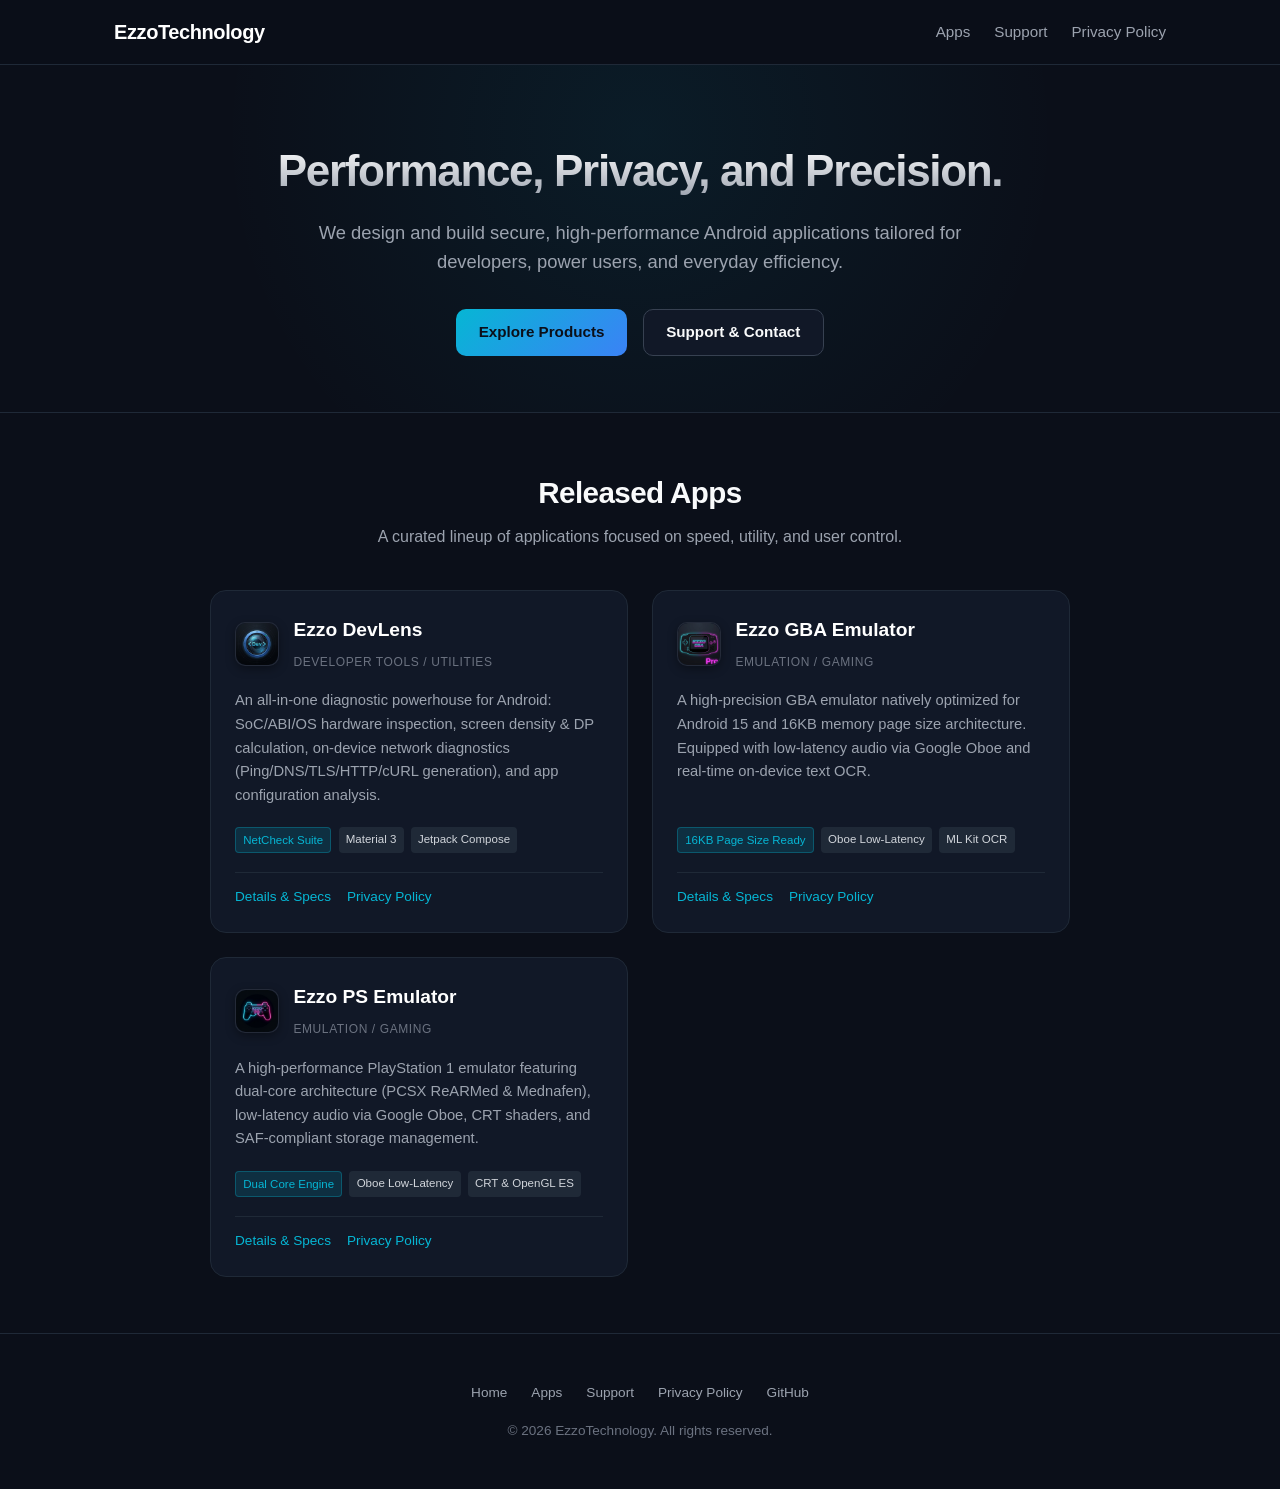
<file: index.html>
<!DOCTYPE html>
<html lang="en">
<head>
  <meta charset="UTF-8">
  <meta name="viewport" content="width=device-width, initial-scale=1.0">
  <title>EzzoTechnology | Official Developer Site</title>
  <meta name="description" content="Official website of EzzoTechnology. High-performance, privacy-conscious Android utilities and applications.">
  <link rel="stylesheet" href="./assets/css/style.css?v=20261028c">
  <link rel="canonical" href="https://ezzotech505-arch.github.io/">
</head>
<body>

  <header>
    <div class="container nav-bar">
      <a href="./" class="brand-logo">EzzoTechnology</a>
      <ul class="nav-links">
        <li><a href="#apps">Apps</a></li>
        <li><a href="./support/">Support</a></li>
        <li><a href="./privacy/">Privacy Policy</a></li>
      </ul>
    </div>
  </header>

  <main>
    <section class="hero">
      <div class="container">
        <h1>Performance, Privacy, and Precision.</h1>
        <p>
          We design and build secure, high-performance Android applications tailored for developers, power users, and everyday efficiency.
        </p>
        <div class="hero-cta">
          <a href="#apps" class="btn btn-primary">Explore Products</a>
          <a href="./support/" class="btn btn-secondary">Support &amp; Contact</a>
        </div>
      </div>
    </section>

    <section id="apps" class="section">
      <div class="container">
        <div class="section-header">
          <h2 class="section-title">Released Apps</h2>
          <p class="section-subtitle">A curated lineup of applications focused on speed, utility, and user control.</p>
        </div>

        <div class="apps-grid">
          <!-- Ezzo DevLens -->
          <article class="app-card">
            <div class="app-card-header">
              <div class="app-icon" style="width: 44px; height: 44px; min-width: 44px; min-height: 44px; max-width: 44px; max-height: 44px; border-radius: 10px; overflow: hidden;">
                <img src="./assets/images/ezzo-devlens-icon.png" alt="Ezzo DevLens Icon" width="44" height="44" style="width: 44px; height: 44px; object-fit: cover; display: block; border-radius: 10px;">
              </div>
              <div>
                <h3 class="app-card-title">Ezzo DevLens</h3>
                <span class="app-card-category">Developer Tools / Utilities</span>
              </div>
            </div>
            <div class="app-card-body">
              An all-in-one diagnostic powerhouse for Android: SoC/ABI/OS hardware inspection, screen density &amp; DP calculation, on-device network diagnostics (Ping/DNS/TLS/HTTP/cURL generation), and app configuration analysis.
            </div>
            <div class="app-tags">
              <span class="tag tag-accent">NetCheck Suite</span>
              <span class="tag">Material 3</span>
              <span class="tag">Jetpack Compose</span>
            </div>
            <div class="app-card-links">
              <a href="./apps/ezzo-devlens/">Details &amp; Specs</a>
              <a href="./apps/ezzo-devlens/privacy/">Privacy Policy</a>
            </div>
          </article>

          <!-- Ezzo GBA Emulator -->
          <article class="app-card">
            <div class="app-card-header">
              <div class="app-icon" style="width: 44px; height: 44px; min-width: 44px; min-height: 44px; max-width: 44px; max-height: 44px; border-radius: 10px; overflow: hidden;">
                <img src="./assets/images/ezzo-gba-icon.png" alt="Ezzo GBA Emulator Icon" width="44" height="44" style="width: 44px; height: 44px; object-fit: cover; display: block; border-radius: 10px;">
              </div>
              <div>
                <h3 class="app-card-title">Ezzo GBA Emulator</h3>
                <span class="app-card-category">Emulation / Gaming</span>
              </div>
            </div>
            <div class="app-card-body">
              A high-precision GBA emulator natively optimized for Android 15 and 16KB memory page size architecture. Equipped with low-latency audio via Google Oboe and real-time on-device text OCR.
            </div>
            <div class="app-tags">
              <span class="tag tag-accent">16KB Page Size Ready</span>
              <span class="tag">Oboe Low-Latency</span>
              <span class="tag">ML Kit OCR</span>
            </div>
            <div class="app-card-links">
              <a href="./apps/ezzo-gba/">Details &amp; Specs</a>
              <a href="./apps/ezzo-gba/privacy/">Privacy Policy</a>
            </div>
          </article>

          <!-- Ezzo PS Emulator -->
          <article class="app-card">
            <div class="app-card-header">
              <div class="app-icon" style="width: 44px; height: 44px; min-width: 44px; min-height: 44px; max-width: 44px; max-height: 44px; border-radius: 10px; overflow: hidden;">
                <img src="./assets/images/ezzo-ps-icon.png" alt="Ezzo PS Emulator Icon" width="44" height="44" style="width: 44px; height: 44px; object-fit: cover; display: block; border-radius: 10px;">
              </div>
              <div>
                <h3 class="app-card-title">Ezzo PS Emulator</h3>
                <span class="app-card-category">Emulation / Gaming</span>
              </div>
            </div>
            <div class="app-card-body">
              A high-performance PlayStation 1 emulator featuring dual-core architecture (PCSX ReARMed &amp; Mednafen), low-latency audio via Google Oboe, CRT shaders, and SAF-compliant storage management.
            </div>
            <div class="app-tags">
              <span class="tag tag-accent">Dual Core Engine</span>
              <span class="tag">Oboe Low-Latency</span>
              <span class="tag">CRT &amp; OpenGL ES</span>
            </div>
            <div class="app-card-links">
              <a href="./apps/ezzo-ps/">Details &amp; Specs</a>
              <a href="./apps/ezzo-ps/privacy/">Privacy Policy</a>
            </div>
          </article>
        </div>
      </div>
    </section>
  </main>

  <footer>
    <div class="container">
      <ul class="footer-links">
        <li><a href="./">Home</a></li>
        <li><a href="#apps">Apps</a></li>
        <li><a href="./support/">Support</a></li>
        <li><a href="./privacy/">Privacy Policy</a></li>
        <li><a href="https://github.com/ezzotech505-arch" target="_blank" rel="noopener">GitHub</a></li>
      </ul>
      <p>&copy; 2026 EzzoTechnology. All rights reserved.</p>
    </div>
  </footer>

</body>
</html>
</file>
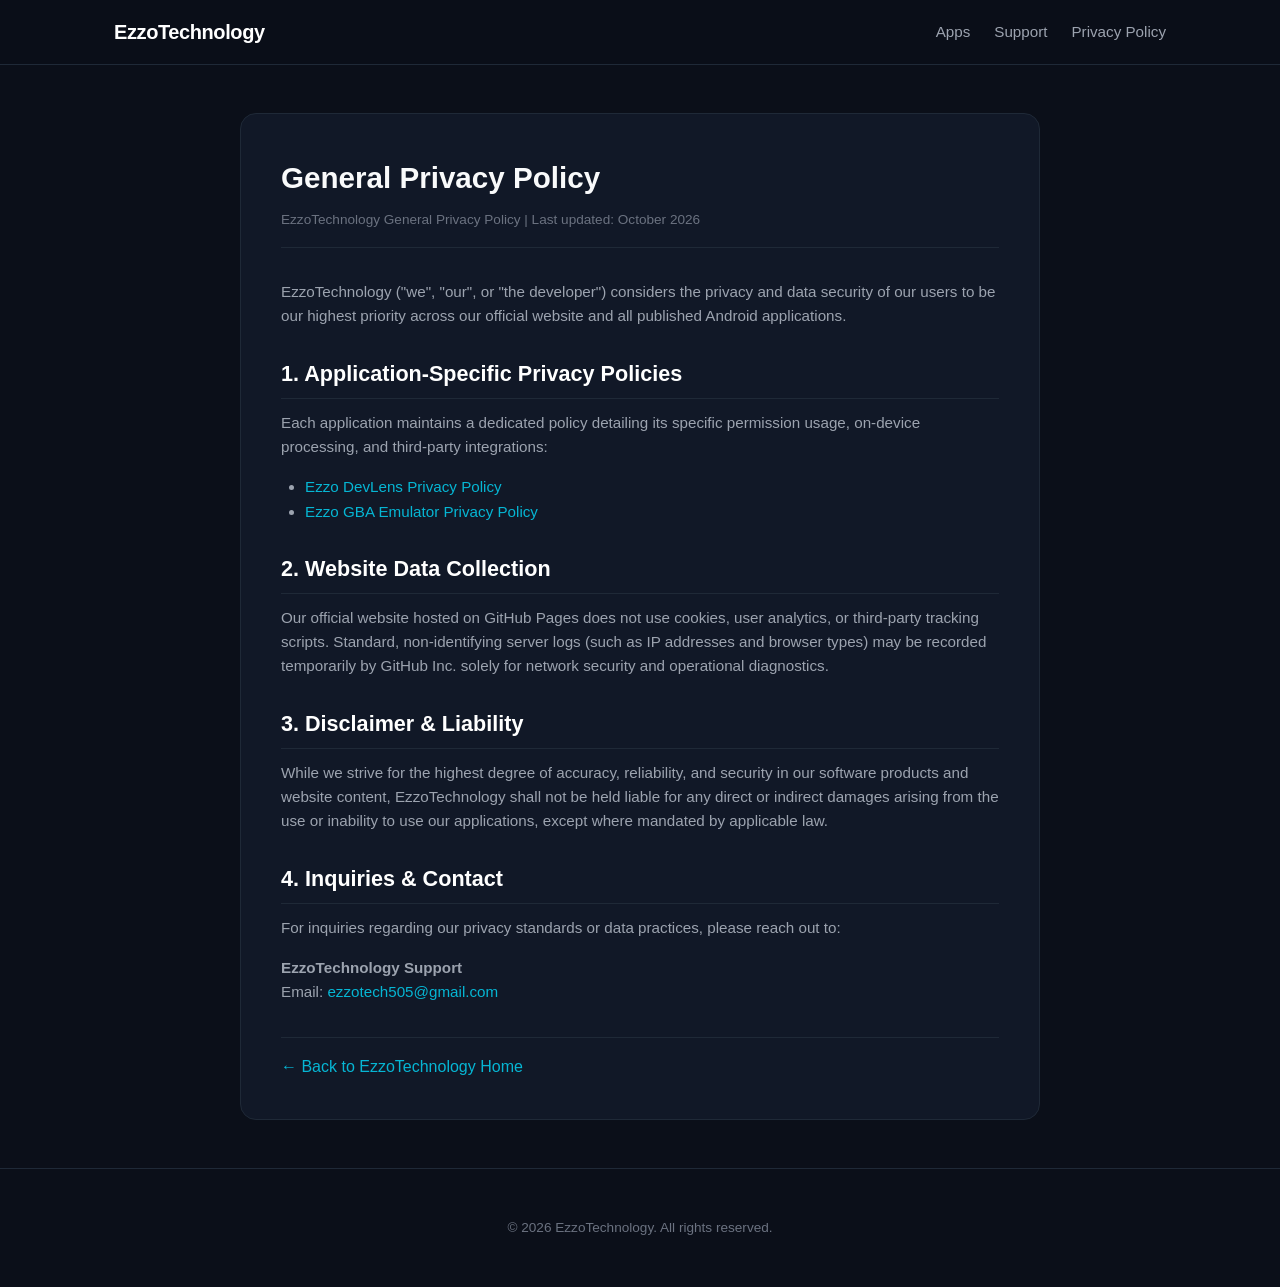
<file: privacy/index.html>
<!DOCTYPE html>
<html lang="en">
<head>
  <meta charset="UTF-8">
  <meta name="viewport" content="width=device-width, initial-scale=1.0">
  <title>Privacy Policy | EzzoTechnology</title>
  <link rel="stylesheet" href="../assets/css/style.css?v=20261028c">
  <link rel="canonical" href="https://ezzotech505-arch.github.io/privacy/">
</head>
<body>

  <header>
    <div class="container nav-bar">
      <a href="../" class="brand-logo">EzzoTechnology</a>
      <ul class="nav-links">
        <li><a href="../#apps">Apps</a></li>
        <li><a href="../support/">Support</a></li>
        <li><a href="../privacy/">Privacy Policy</a></li>
      </ul>
    </div>
  </header>

  <main class="container">
    <div class="doc-content">
      <h1>General Privacy Policy</h1>
      <div class="doc-meta">
        <span>EzzoTechnology General Privacy Policy</span> | 
        <span>Last updated: October 2026</span>
      </div>

      <p>
        EzzoTechnology ("we", "our", or "the developer") considers the privacy and data security of our users to be our highest priority across our official website and all published Android applications.
      </p>

      <h2>1. Application-Specific Privacy Policies</h2>
      <p>
        Each application maintains a dedicated policy detailing its specific permission usage, on-device processing, and third-party integrations:
      </p>
      <ul>
        <li><a href="../apps/ezzo-devlens/privacy/">Ezzo DevLens Privacy Policy</a></li>
        <li><a href="../apps/ezzo-gba/privacy/">Ezzo GBA Emulator Privacy Policy</a></li>
      </ul>

      <h2>2. Website Data Collection</h2>
      <p>
        Our official website hosted on GitHub Pages does not use cookies, user analytics, or third-party tracking scripts. Standard, non-identifying server logs (such as IP addresses and browser types) may be recorded temporarily by GitHub Inc. solely for network security and operational diagnostics.
      </p>

      <h2>3. Disclaimer &amp; Liability</h2>
      <p>
        While we strive for the highest degree of accuracy, reliability, and security in our software products and website content, EzzoTechnology shall not be held liable for any direct or indirect damages arising from the use or inability to use our applications, except where mandated by applicable law.
      </p>

      <h2>4. Inquiries &amp; Contact</h2>
      <p>
        For inquiries regarding our privacy standards or data practices, please reach out to:
      </p>
      <p>
        <strong>EzzoTechnology Support</strong><br>
        Email: <a href="mailto:ezzotech505@gmail.com">ezzotech505@gmail.com</a>
      </p>

      <div style="margin-top: 2rem; border-top: 1px solid var(--border-color); padding-top: 1rem;">
        <a href="../">&larr; Back to EzzoTechnology Home</a>
      </div>
    </div>
  </main>

  <footer>
    <div class="container">
      <p>&copy; 2026 EzzoTechnology. All rights reserved.</p>
    </div>
  </footer>

</body>
</html>
</file>
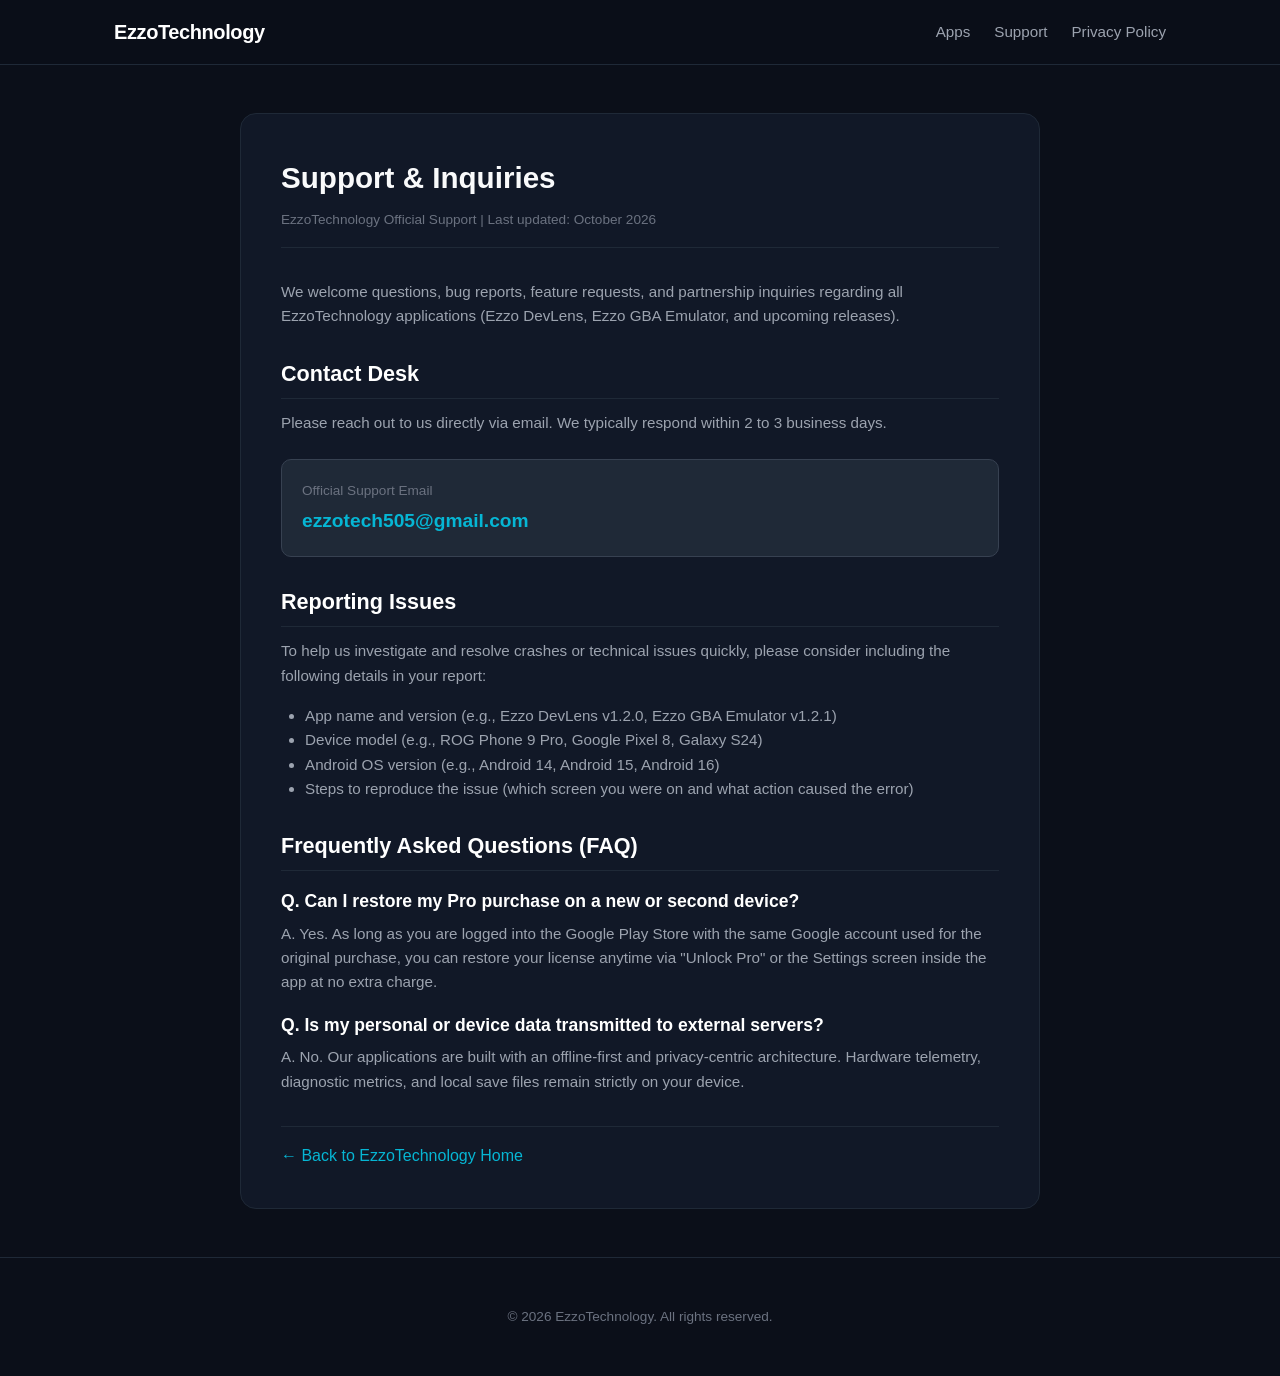
<file: support/index.html>
<!DOCTYPE html>
<html lang="en">
<head>
  <meta charset="UTF-8">
  <meta name="viewport" content="width=device-width, initial-scale=1.0">
  <title>Support &amp; Contact | EzzoTechnology</title>
  <link rel="stylesheet" href="../assets/css/style.css?v=20261028c">
  <link rel="canonical" href="https://ezzotech505-arch.github.io/support/">
</head>
<body>

  <header>
    <div class="container nav-bar">
      <a href="../" class="brand-logo">EzzoTechnology</a>
      <ul class="nav-links">
        <li><a href="../#apps">Apps</a></li>
        <li><a href="../support/">Support</a></li>
        <li><a href="../privacy/">Privacy Policy</a></li>
      </ul>
    </div>
  </header>

  <main class="container">
    <div class="doc-content">
      <h1>Support &amp; Inquiries</h1>
      <div class="doc-meta">
        <span>EzzoTechnology Official Support</span> | 
        <span>Last updated: October 2026</span>
      </div>

      <p>
        We welcome questions, bug reports, feature requests, and partnership inquiries regarding all EzzoTechnology applications (Ezzo DevLens, Ezzo GBA Emulator, and upcoming releases).
      </p>

      <h2>Contact Desk</h2>
      <p>
        Please reach out to us directly via email. We typically respond within 2 to 3 business days.
      </p>
      <div style="background: var(--bg-card-hover); padding: 1.25rem; border-radius: var(--radius-md); border: 1px solid var(--border-light); margin: 1.5rem 0;">
        <span style="font-size: 0.85rem; color: var(--text-muted); display: block; margin-bottom: 0.25rem;">Official Support Email</span>
        <a href="mailto:ezzotech505@gmail.com" style="font-size: 1.2rem; font-weight: 700; color: var(--accent-cyan);">ezzotech505@gmail.com</a>
      </div>

      <h2>Reporting Issues</h2>
      <p>
        To help us investigate and resolve crashes or technical issues quickly, please consider including the following details in your report:
      </p>
      <ul>
        <li>App name and version (e.g., Ezzo DevLens v1.2.0, Ezzo GBA Emulator v1.2.1)</li>
        <li>Device model (e.g., ROG Phone 9 Pro, Google Pixel 8, Galaxy S24)</li>
        <li>Android OS version (e.g., Android 14, Android 15, Android 16)</li>
        <li>Steps to reproduce the issue (which screen you were on and what action caused the error)</li>
      </ul>

      <h2>Frequently Asked Questions (FAQ)</h2>
      <div style="margin-top: 1rem;">
        <h3 style="font-size: 1.1rem; color: #fff; margin-bottom: 0.4rem;">Q. Can I restore my Pro purchase on a new or second device?</h3>
        <p>A. Yes. As long as you are logged into the Google Play Store with the same Google account used for the original purchase, you can restore your license anytime via "Unlock Pro" or the Settings screen inside the app at no extra charge.</p>

        <h3 style="font-size: 1.1rem; color: #fff; margin-bottom: 0.4rem; margin-top: 1rem;">Q. Is my personal or device data transmitted to external servers?</h3>
        <p>A. No. Our applications are built with an offline-first and privacy-centric architecture. Hardware telemetry, diagnostic metrics, and local save files remain strictly on your device.</p>
      </div>

      <div style="margin-top: 2rem; border-top: 1px solid var(--border-color); padding-top: 1rem;">
        <a href="../">&larr; Back to EzzoTechnology Home</a>
      </div>
    </div>
  </main>

  <footer>
    <div class="container">
      <p>&copy; 2026 EzzoTechnology. All rights reserved.</p>
    </div>
  </footer>

</body>
</html>
</file>
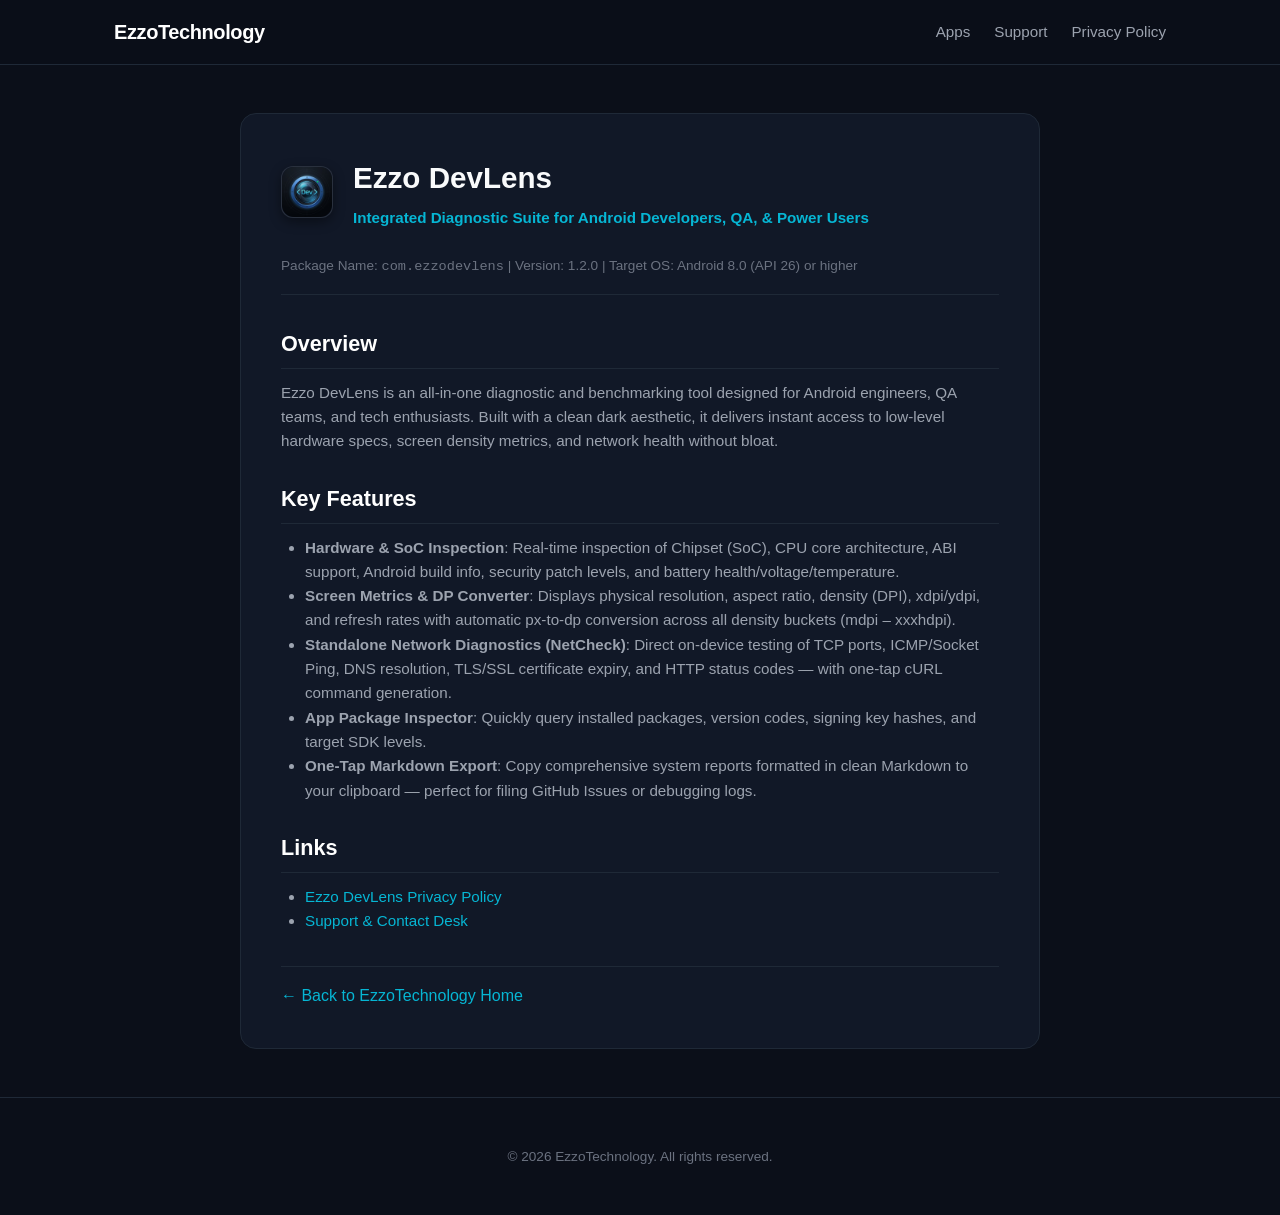
<file: apps/ezzo-devlens/index.html>
<!DOCTYPE html>
<html lang="en">
<head>
  <meta charset="UTF-8">
  <meta name="viewport" content="width=device-width, initial-scale=1.0">
  <title>Ezzo DevLens - Professional Android Diagnostics &amp; Tools | EzzoTechnology</title>
  <link rel="stylesheet" href="../../assets/css/style.css?v=20261028c">
  <link rel="canonical" href="https://ezzotech505-arch.github.io/apps/ezzo-devlens/">
</head>
<body>

  <header>
    <div class="container nav-bar">
      <a href="../../" class="brand-logo">EzzoTechnology</a>
      <ul class="nav-links">
        <li><a href="../../#apps">Apps</a></li>
        <li><a href="../../support/">Support</a></li>
        <li><a href="./privacy/">Privacy Policy</a></li>
      </ul>
    </div>
  </header>

  <main class="container">
    <div class="doc-content">
      <div style="display: flex; align-items: center; gap: 1.25rem; margin-bottom: 1.5rem;">
        <div class="app-detail-icon" style="width: 52px; height: 52px; min-width: 52px; min-height: 52px; max-width: 52px; max-height: 52px; border-radius: 12px; overflow: hidden;">
          <img src="../../assets/images/ezzo-devlens-icon.png" alt="Ezzo DevLens Icon" width="52" height="52" style="width: 52px; height: 52px; object-fit: cover; display: block; border-radius: 12px;">
        </div>
        <div>
          <h1 style="margin-bottom: 0.25rem;">Ezzo DevLens</h1>
          <span style="color: var(--accent-cyan); font-weight: 600; font-size: 0.95rem;">Integrated Diagnostic Suite for Android Developers, QA, &amp; Power Users</span>
        </div>
      </div>

      <div class="doc-meta">
        <span>Package Name: <code>com.ezzodevlens</code></span> | 
        <span>Version: 1.2.0</span> | 
        <span>Target OS: Android 8.0 (API 26) or higher</span>
      </div>

      <h2>Overview</h2>
      <p>
        Ezzo DevLens is an all-in-one diagnostic and benchmarking tool designed for Android engineers, QA teams, and tech enthusiasts.
        Built with a clean dark aesthetic, it delivers instant access to low-level hardware specs, screen density metrics, and network health without bloat.
      </p>

      <h2>Key Features</h2>
      <ul>
        <li><strong>Hardware &amp; SoC Inspection</strong>: Real-time inspection of Chipset (SoC), CPU core architecture, ABI support, Android build info, security patch levels, and battery health/voltage/temperature.</li>
        <li><strong>Screen Metrics &amp; DP Converter</strong>: Displays physical resolution, aspect ratio, density (DPI), xdpi/ydpi, and refresh rates with automatic px-to-dp conversion across all density buckets (mdpi &ndash; xxxhdpi).</li>
        <li><strong>Standalone Network Diagnostics (NetCheck)</strong>: Direct on-device testing of TCP ports, ICMP/Socket Ping, DNS resolution, TLS/SSL certificate expiry, and HTTP status codes &mdash; with one-tap cURL command generation.</li>
        <li><strong>App Package Inspector</strong>: Quickly query installed packages, version codes, signing key hashes, and target SDK levels.</li>
        <li><strong>One-Tap Markdown Export</strong>: Copy comprehensive system reports formatted in clean Markdown to your clipboard &mdash; perfect for filing GitHub Issues or debugging logs.</li>
      </ul>

      <h2>Links</h2>
      <ul>
        <li><a href="./privacy/">Ezzo DevLens Privacy Policy</a></li>
        <li><a href="../../support/">Support &amp; Contact Desk</a></li>
      </ul>

      <div style="margin-top: 2rem; border-top: 1px solid var(--border-color); padding-top: 1rem;">
        <a href="../../">&larr; Back to EzzoTechnology Home</a>
      </div>
    </div>
  </main>

  <footer>
    <div class="container">
      <p>&copy; 2026 EzzoTechnology. All rights reserved.</p>
    </div>
  </footer>

</body>
</html>
</file>
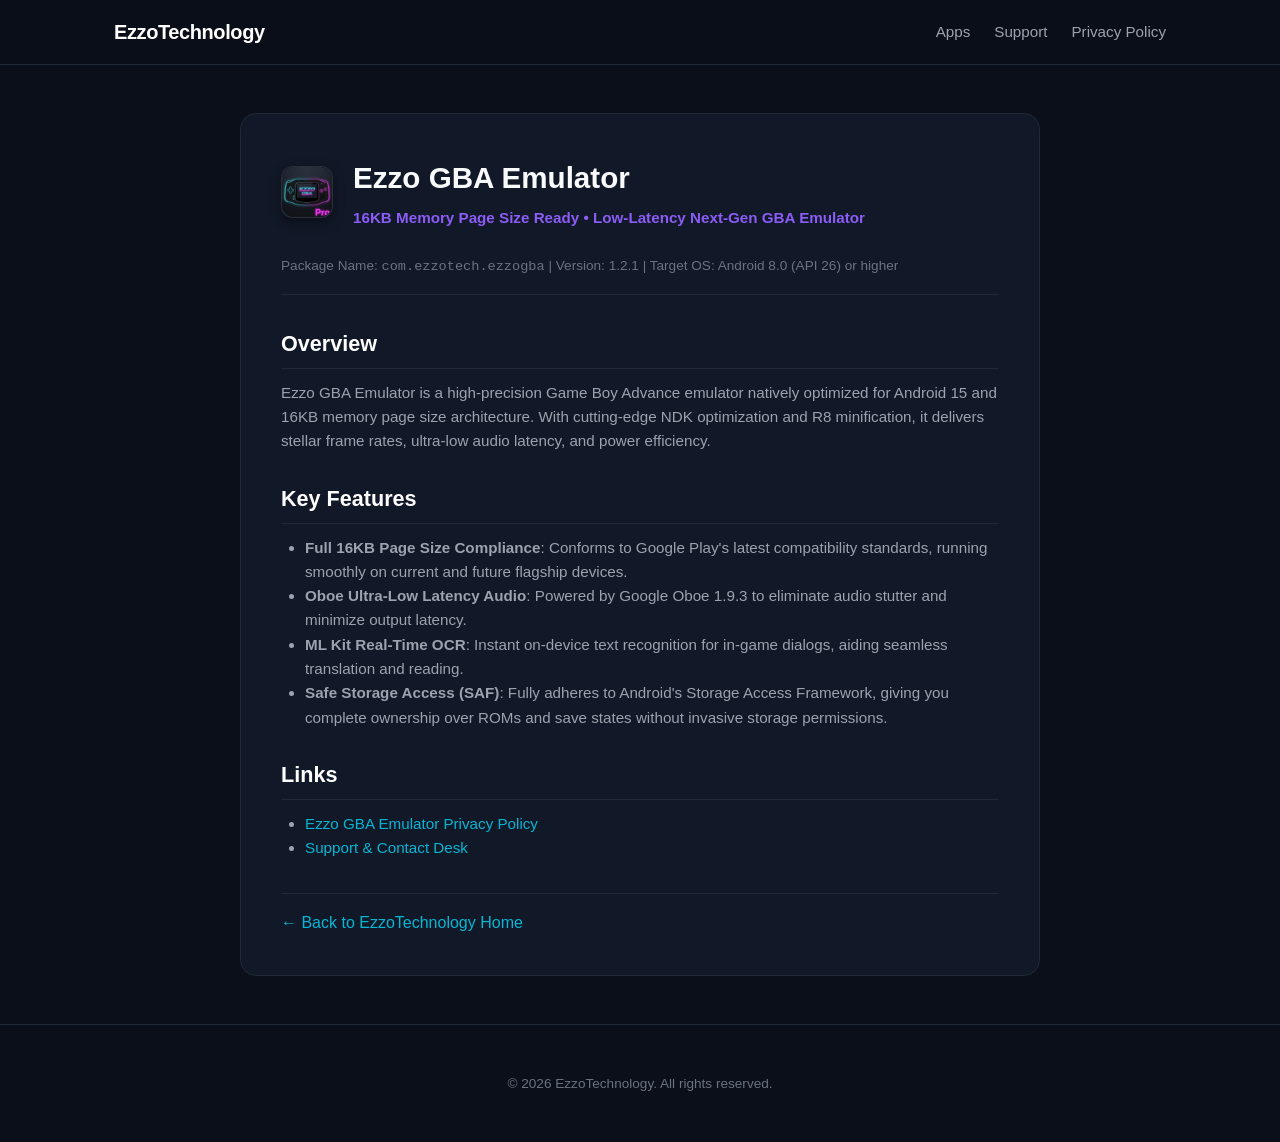
<file: apps/ezzo-gba/index.html>
<!DOCTYPE html>
<html lang="en">
<head>
  <meta charset="UTF-8">
  <meta name="viewport" content="width=device-width, initial-scale=1.0">
  <title>Ezzo GBA Emulator - Next-Gen GBA Emulator | EzzoTechnology</title>
  <link rel="stylesheet" href="../../assets/css/style.css?v=20261028c">
  <link rel="canonical" href="https://ezzotech505-arch.github.io/apps/ezzo-gba/">
</head>
<body>

  <header>
    <div class="container nav-bar">
      <a href="../../" class="brand-logo">EzzoTechnology</a>
      <ul class="nav-links">
        <li><a href="../../#apps">Apps</a></li>
        <li><a href="../../support/">Support</a></li>
        <li><a href="./privacy/">Privacy Policy</a></li>
      </ul>
    </div>
  </header>

  <main class="container">
    <div class="doc-content">
      <div style="display: flex; align-items: center; gap: 1.25rem; margin-bottom: 1.5rem;">
        <div class="app-detail-icon" style="width: 52px; height: 52px; min-width: 52px; min-height: 52px; max-width: 52px; max-height: 52px; border-radius: 12px; overflow: hidden;">
          <img src="../../assets/images/ezzo-gba-icon.png" alt="Ezzo GBA Emulator Icon" width="52" height="52" style="width: 52px; height: 52px; object-fit: cover; display: block; border-radius: 12px;">
        </div>
        <div>
          <h1 style="margin-bottom: 0.25rem;">Ezzo GBA Emulator</h1>
          <span style="color: var(--accent-purple); font-weight: 600; font-size: 0.95rem;">16KB Memory Page Size Ready &bull; Low-Latency Next-Gen GBA Emulator</span>
        </div>
      </div>

      <div class="doc-meta">
        <span>Package Name: <code>com.ezzotech.ezzogba</code></span> | 
        <span>Version: 1.2.1</span> | 
        <span>Target OS: Android 8.0 (API 26) or higher</span>
      </div>

      <h2>Overview</h2>
      <p>
        Ezzo GBA Emulator is a high-precision Game Boy Advance emulator natively optimized for Android 15 and 16KB memory page size architecture.
        With cutting-edge NDK optimization and R8 minification, it delivers stellar frame rates, ultra-low audio latency, and power efficiency.
      </p>

      <h2>Key Features</h2>
      <ul>
        <li><strong>Full 16KB Page Size Compliance</strong>: Conforms to Google Play's latest compatibility standards, running smoothly on current and future flagship devices.</li>
        <li><strong>Oboe Ultra-Low Latency Audio</strong>: Powered by Google Oboe 1.9.3 to eliminate audio stutter and minimize output latency.</li>
        <li><strong>ML Kit Real-Time OCR</strong>: Instant on-device text recognition for in-game dialogs, aiding seamless translation and reading.</li>
        <li><strong>Safe Storage Access (SAF)</strong>: Fully adheres to Android's Storage Access Framework, giving you complete ownership over ROMs and save states without invasive storage permissions.</li>
      </ul>

      <h2>Links</h2>
      <ul>
        <li><a href="./privacy/">Ezzo GBA Emulator Privacy Policy</a></li>
        <li><a href="../../support/">Support &amp; Contact Desk</a></li>
      </ul>

      <div style="margin-top: 2rem; border-top: 1px solid var(--border-color); padding-top: 1rem;">
        <a href="../../">&larr; Back to EzzoTechnology Home</a>
      </div>
    </div>
  </main>

  <footer>
    <div class="container">
      <p>&copy; 2026 EzzoTechnology. All rights reserved.</p>
    </div>
  </footer>

</body>
</html>
</file>
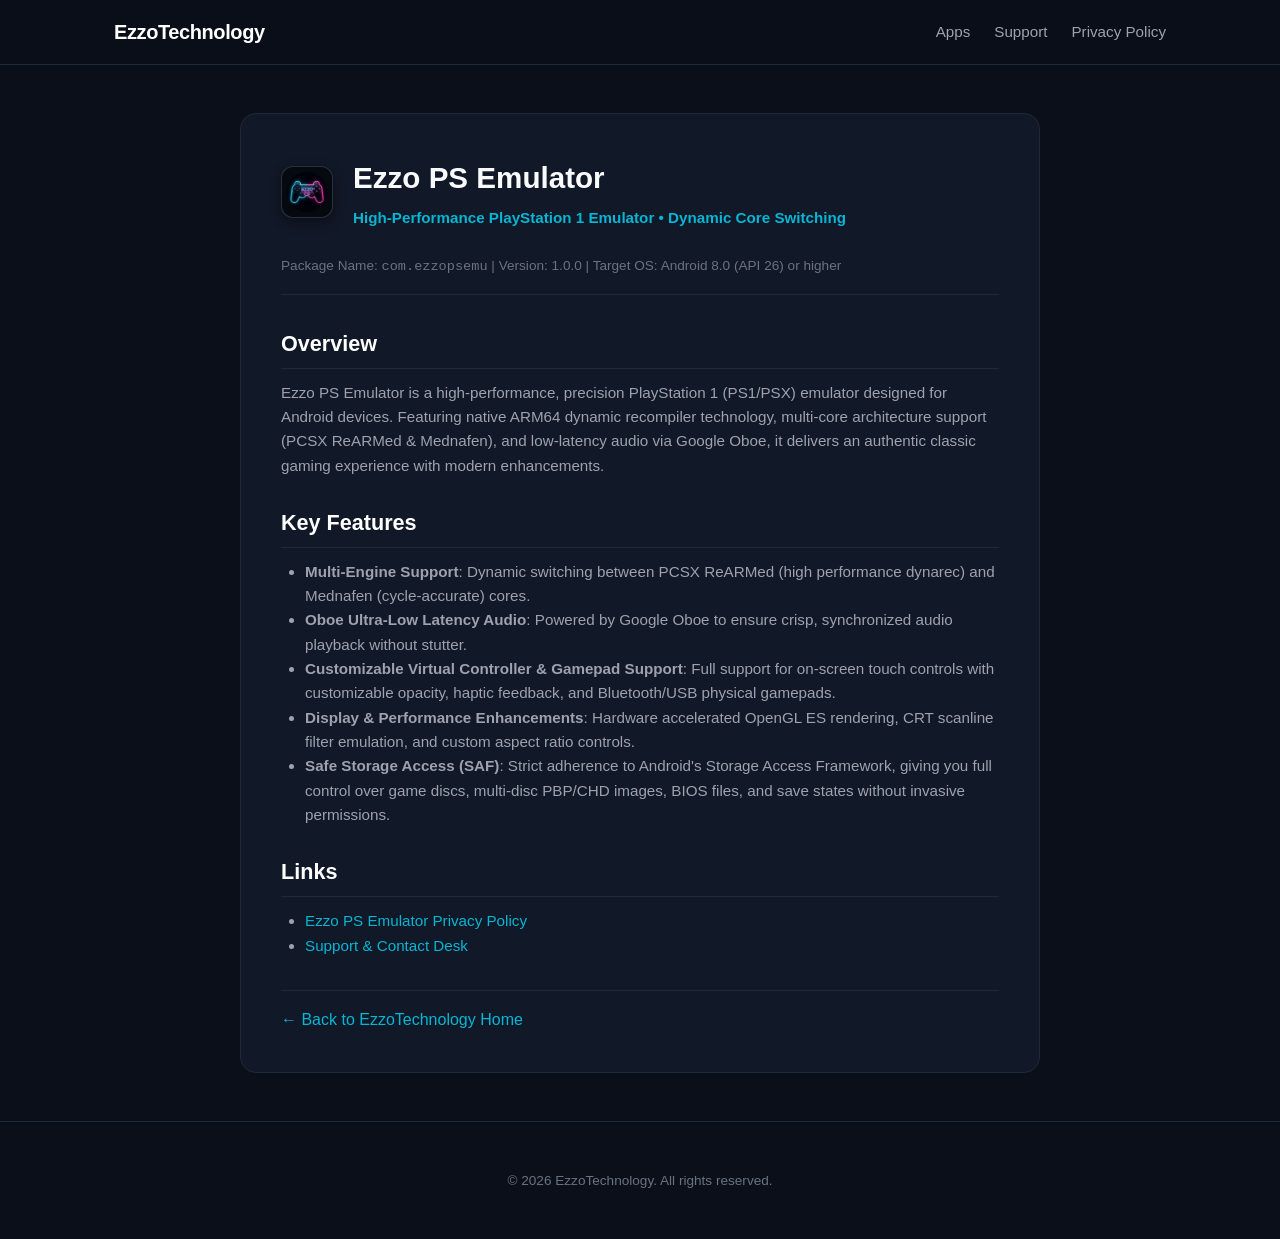
<file: apps/ezzo-ps/index.html>
<!DOCTYPE html>
<html lang="en">
<head>
  <meta charset="UTF-8">
  <meta name="viewport" content="width=device-width, initial-scale=1.0">
  <title>Ezzo PS Emulator - High-Performance PlayStation Emulator | EzzoTechnology</title>
  <link rel="stylesheet" href="../../assets/css/style.css?v=20261028c">
  <link rel="canonical" href="https://ezzotech505-arch.github.io/apps/ezzo-ps/">
</head>
<body>

  <header>
    <div class="container nav-bar">
      <a href="../../" class="brand-logo">EzzoTechnology</a>
      <ul class="nav-links">
        <li><a href="../../#apps">Apps</a></li>
        <li><a href="../../support/">Support</a></li>
        <li><a href="./privacy/">Privacy Policy</a></li>
      </ul>
    </div>
  </header>

  <main class="container">
    <div class="doc-content">
      <div style="display: flex; align-items: center; gap: 1.25rem; margin-bottom: 1.5rem;">
        <div class="app-detail-icon" style="width: 52px; height: 52px; min-width: 52px; min-height: 52px; max-width: 52px; max-height: 52px; border-radius: 12px; overflow: hidden;">
          <img src="../../assets/images/ezzo-ps-icon.png" alt="Ezzo PS Emulator Icon" width="52" height="52" style="width: 52px; height: 52px; object-fit: cover; display: block; border-radius: 12px;">
        </div>
        <div>
          <h1 style="margin-bottom: 0.25rem;">Ezzo PS Emulator</h1>
          <span style="color: var(--accent-cyan, #00BCD4); font-weight: 600; font-size: 0.95rem;">High-Performance PlayStation 1 Emulator &bull; Dynamic Core Switching</span>
        </div>
      </div>

      <div class="doc-meta">
        <span>Package Name: <code>com.ezzopsemu</code></span> | 
        <span>Version: 1.0.0</span> | 
        <span>Target OS: Android 8.0 (API 26) or higher</span>
      </div>

      <h2>Overview</h2>
      <p>
        Ezzo PS Emulator is a high-performance, precision PlayStation 1 (PS1/PSX) emulator designed for Android devices.
        Featuring native ARM64 dynamic recompiler technology, multi-core architecture support (PCSX ReARMed & Mednafen), and low-latency audio via Google Oboe, it delivers an authentic classic gaming experience with modern enhancements.
      </p>

      <h2>Key Features</h2>
      <ul>
        <li><strong>Multi-Engine Support</strong>: Dynamic switching between PCSX ReARMed (high performance dynarec) and Mednafen (cycle-accurate) cores.</li>
        <li><strong>Oboe Ultra-Low Latency Audio</strong>: Powered by Google Oboe to ensure crisp, synchronized audio playback without stutter.</li>
        <li><strong>Customizable Virtual Controller &amp; Gamepad Support</strong>: Full support for on-screen touch controls with customizable opacity, haptic feedback, and Bluetooth/USB physical gamepads.</li>
        <li><strong>Display &amp; Performance Enhancements</strong>: Hardware accelerated OpenGL ES rendering, CRT scanline filter emulation, and custom aspect ratio controls.</li>
        <li><strong>Safe Storage Access (SAF)</strong>: Strict adherence to Android's Storage Access Framework, giving you full control over game discs, multi-disc PBP/CHD images, BIOS files, and save states without invasive permissions.</li>
      </ul>

      <h2>Links</h2>
      <ul>
        <li><a href="./privacy/">Ezzo PS Emulator Privacy Policy</a></li>
        <li><a href="../../support/">Support &amp; Contact Desk</a></li>
      </ul>

      <div style="margin-top: 2rem; border-top: 1px solid var(--border-color); padding-top: 1rem;">
        <a href="../../">&larr; Back to EzzoTechnology Home</a>
      </div>
    </div>
  </main>

  <footer>
    <div class="container">
      <p>&copy; 2026 EzzoTechnology. All rights reserved.</p>
    </div>
  </footer>

</body>
</html>
</file>
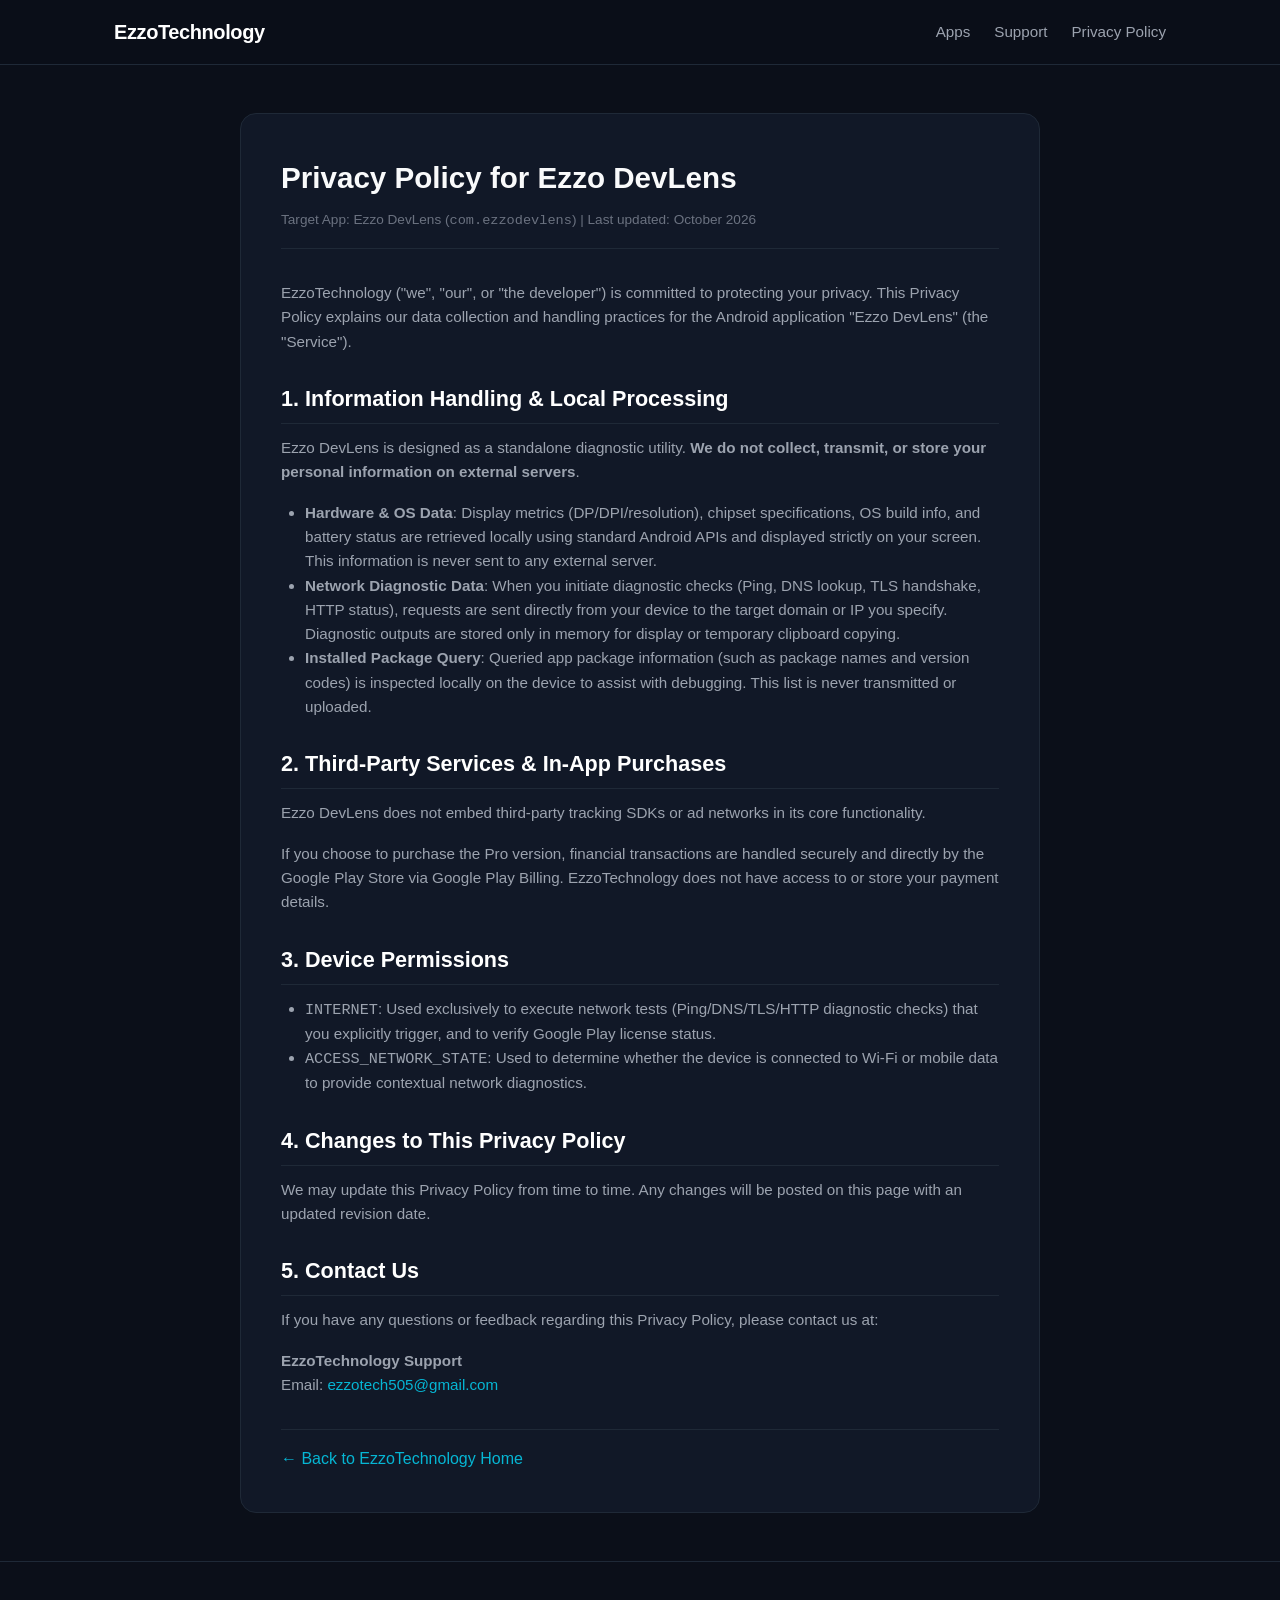
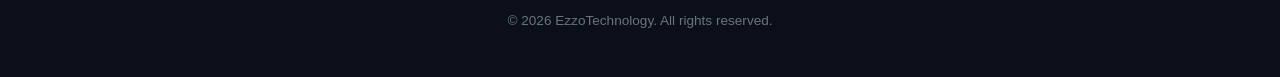
<file: apps/ezzo-devlens/privacy/index.html>
<!DOCTYPE html>
<html lang="en">
<head>
  <meta charset="UTF-8">
  <meta name="viewport" content="width=device-width, initial-scale=1.0">
  <title>Privacy Policy - Ezzo DevLens | EzzoTechnology</title>
  <link rel="stylesheet" href="../../../assets/css/style.css?v=20261028c">
  <link rel="canonical" href="https://ezzotech505-arch.github.io/apps/ezzo-devlens/privacy/">
</head>
<body>

  <header>
    <div class="container nav-bar">
      <a href="../../../" class="brand-logo">EzzoTechnology</a>
      <ul class="nav-links">
        <li><a href="../../../#apps">Apps</a></li>
        <li><a href="../../../support/">Support</a></li>
        <li><a href="../../../privacy/">Privacy Policy</a></li>
      </ul>
    </div>
  </header>

  <main class="container">
    <div class="doc-content">
      <h1>Privacy Policy for Ezzo DevLens</h1>
      <div class="doc-meta">
        <span>Target App: Ezzo DevLens (<code>com.ezzodevlens</code>)</span> | 
        <span>Last updated: October 2026</span>
      </div>

      <p>
        EzzoTechnology ("we", "our", or "the developer") is committed to protecting your privacy. This Privacy Policy explains our data collection and handling practices for the Android application "Ezzo DevLens" (the "Service").
      </p>

      <h2>1. Information Handling &amp; Local Processing</h2>
      <p>
        Ezzo DevLens is designed as a standalone diagnostic utility. <strong>We do not collect, transmit, or store your personal information on external servers</strong>.
      </p>
      <ul>
        <li><strong>Hardware &amp; OS Data</strong>: Display metrics (DP/DPI/resolution), chipset specifications, OS build info, and battery status are retrieved locally using standard Android APIs and displayed strictly on your screen. This information is never sent to any external server.</li>
        <li><strong>Network Diagnostic Data</strong>: When you initiate diagnostic checks (Ping, DNS lookup, TLS handshake, HTTP status), requests are sent directly from your device to the target domain or IP you specify. Diagnostic outputs are stored only in memory for display or temporary clipboard copying.</li>
        <li><strong>Installed Package Query</strong>: Queried app package information (such as package names and version codes) is inspected locally on the device to assist with debugging. This list is never transmitted or uploaded.</li>
      </ul>

      <h2>2. Third-Party Services &amp; In-App Purchases</h2>
      <p>
        Ezzo DevLens does not embed third-party tracking SDKs or ad networks in its core functionality.
      </p>
      <p>
        If you choose to purchase the Pro version, financial transactions are handled securely and directly by the Google Play Store via Google Play Billing. EzzoTechnology does not have access to or store your payment details.
      </p>

      <h2>3. Device Permissions</h2>
      <ul>
        <li><code>INTERNET</code>: Used exclusively to execute network tests (Ping/DNS/TLS/HTTP diagnostic checks) that you explicitly trigger, and to verify Google Play license status.</li>
        <li><code>ACCESS_NETWORK_STATE</code>: Used to determine whether the device is connected to Wi-Fi or mobile data to provide contextual network diagnostics.</li>
      </ul>

      <h2>4. Changes to This Privacy Policy</h2>
      <p>
        We may update this Privacy Policy from time to time. Any changes will be posted on this page with an updated revision date.
      </p>

      <h2>5. Contact Us</h2>
      <p>
        If you have any questions or feedback regarding this Privacy Policy, please contact us at:
      </p>
      <p>
        <strong>EzzoTechnology Support</strong><br>
        Email: <a href="mailto:ezzotech505@gmail.com">ezzotech505@gmail.com</a>
      </p>

      <div style="margin-top: 2rem; border-top: 1px solid var(--border-color); padding-top: 1rem;">
        <a href="../../../">&larr; Back to EzzoTechnology Home</a>
      </div>
    </div>
  </main>

  <footer>
    <div class="container">
      <p>&copy; 2026 EzzoTechnology. All rights reserved.</p>
    </div>
  </footer>

</body>
</html>
</file>
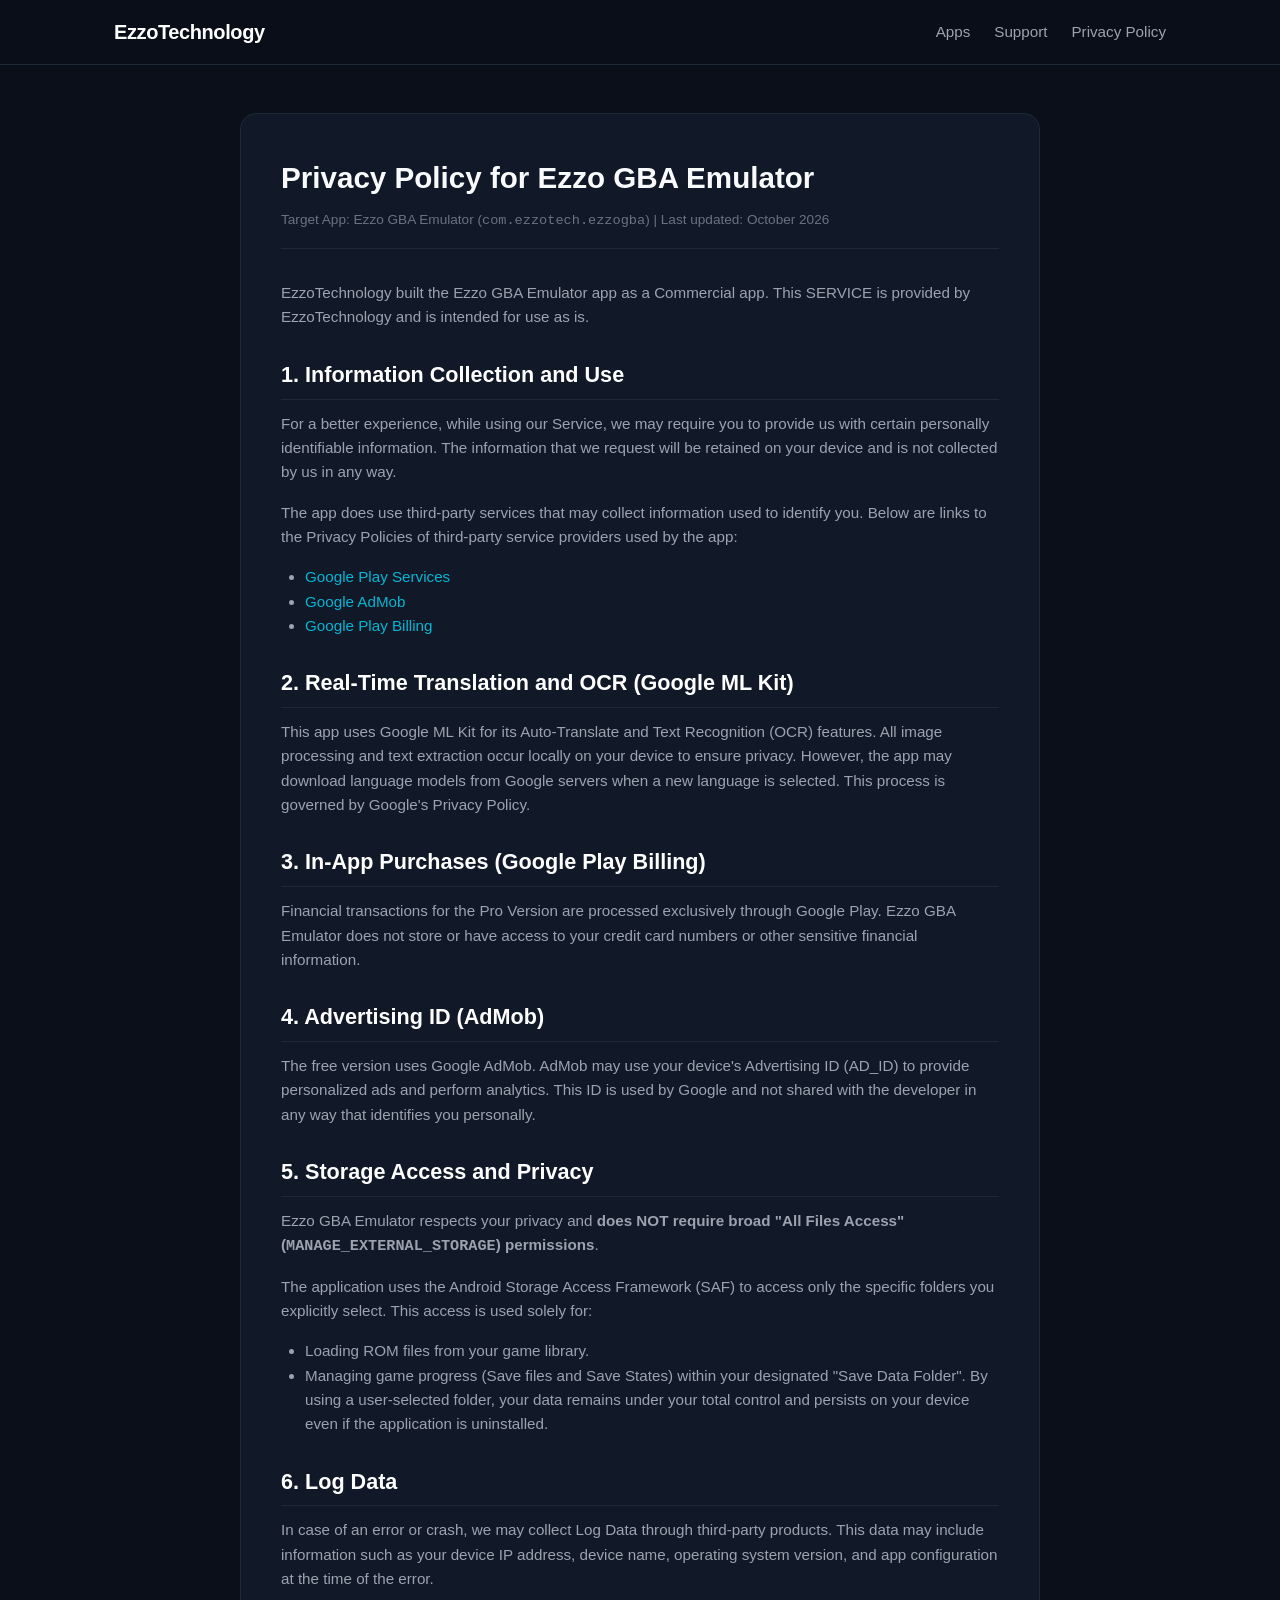
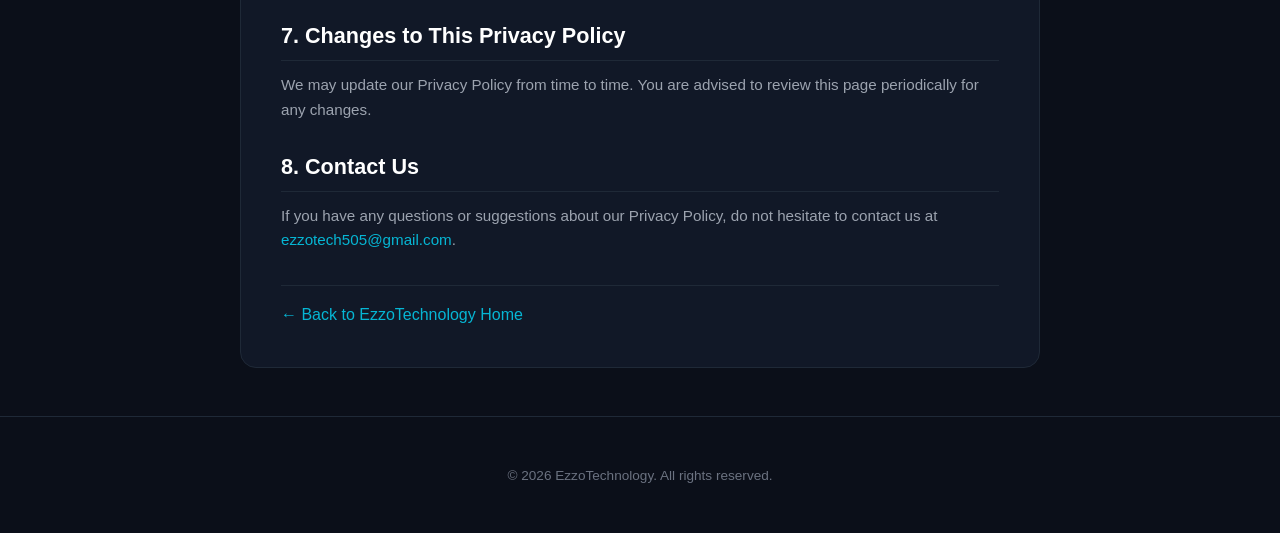
<file: apps/ezzo-gba/privacy/index.html>
<!DOCTYPE html>
<html lang="en">
<head>
  <meta charset="UTF-8">
  <meta name="viewport" content="width=device-width, initial-scale=1.0">
  <title>Privacy Policy - Ezzo GBA Emulator | EzzoTechnology</title>
  <link rel="stylesheet" href="../../../assets/css/style.css?v=20261028c">
  <link rel="canonical" href="https://ezzotech505-arch.github.io/apps/ezzo-gba/privacy/">
</head>
<body>

  <header>
    <div class="container nav-bar">
      <a href="../../../" class="brand-logo">EzzoTechnology</a>
      <ul class="nav-links">
        <li><a href="../../../#apps">Apps</a></li>
        <li><a href="../../../support/">Support</a></li>
        <li><a href="../../../privacy/">Privacy Policy</a></li>
      </ul>
    </div>
  </header>

  <main class="container">
    <div class="doc-content">
      <h1>Privacy Policy for Ezzo GBA Emulator</h1>
      <div class="doc-meta">
        <span>Target App: Ezzo GBA Emulator (<code>com.ezzotech.ezzogba</code>)</span> | 
        <span>Last updated: October 2026</span>
      </div>

      <p>
        EzzoTechnology built the Ezzo GBA Emulator app as a Commercial app. This SERVICE is provided by EzzoTechnology and is intended for use as is.
      </p>

      <h2>1. Information Collection and Use</h2>
      <p>
        For a better experience, while using our Service, we may require you to provide us with certain personally identifiable information. The information that we request will be retained on your device and is not collected by us in any way.
      </p>
      <p>
        The app does use third-party services that may collect information used to identify you. Below are links to the Privacy Policies of third-party service providers used by the app:
      </p>
      <ul>
        <li><a href="https://www.google.com/policies/privacy/" target="_blank" rel="noopener">Google Play Services</a></li>
        <li><a href="https://support.google.com/admob/answer/6128543" target="_blank" rel="noopener">Google AdMob</a></li>
        <li><a href="https://payments.google.com/payments/apis-secure/u/0/get_legal_document?ldo=0&ldt=privacynotice" target="_blank" rel="noopener">Google Play Billing</a></li>
      </ul>

      <h2>2. Real-Time Translation and OCR (Google ML Kit)</h2>
      <p>
        This app uses Google ML Kit for its Auto-Translate and Text Recognition (OCR) features. All image processing and text extraction occur locally on your device to ensure privacy. However, the app may download language models from Google servers when a new language is selected. This process is governed by Google's Privacy Policy.
      </p>

      <h2>3. In-App Purchases (Google Play Billing)</h2>
      <p>
        Financial transactions for the Pro Version are processed exclusively through Google Play. Ezzo GBA Emulator does not store or have access to your credit card numbers or other sensitive financial information.
      </p>

      <h2>4. Advertising ID (AdMob)</h2>
      <p>
        The free version uses Google AdMob. AdMob may use your device's Advertising ID (AD_ID) to provide personalized ads and perform analytics. This ID is used by Google and not shared with the developer in any way that identifies you personally.
      </p>

      <h2>5. Storage Access and Privacy</h2>
      <p>
        Ezzo GBA Emulator respects your privacy and <strong>does NOT require broad "All Files Access" (<code>MANAGE_EXTERNAL_STORAGE</code>) permissions</strong>.
      </p>
      <p>
        The application uses the Android Storage Access Framework (SAF) to access only the specific folders you explicitly select. This access is used solely for:
      </p>
      <ul>
        <li>Loading ROM files from your game library.</li>
        <li>Managing game progress (Save files and Save States) within your designated "Save Data Folder". By using a user-selected folder, your data remains under your total control and persists on your device even if the application is uninstalled.</li>
      </ul>

      <h2>6. Log Data</h2>
      <p>
        In case of an error or crash, we may collect Log Data through third-party products. This data may include information such as your device IP address, device name, operating system version, and app configuration at the time of the error.
      </p>

      <h2>7. Changes to This Privacy Policy</h2>
      <p>
        We may update our Privacy Policy from time to time. You are advised to review this page periodically for any changes.
      </p>

      <h2>8. Contact Us</h2>
      <p>
        If you have any questions or suggestions about our Privacy Policy, do not hesitate to contact us at <a href="mailto:ezzotech505@gmail.com">ezzotech505@gmail.com</a>.
      </p>

      <div style="margin-top: 2rem; border-top: 1px solid var(--border-color); padding-top: 1rem;">
        <a href="../../../">&larr; Back to EzzoTechnology Home</a>
      </div>
    </div>
  </main>

  <footer>
    <div class="container">
      <p>&copy; 2026 EzzoTechnology. All rights reserved.</p>
    </div>
  </footer>

</body>
</html>
</file>
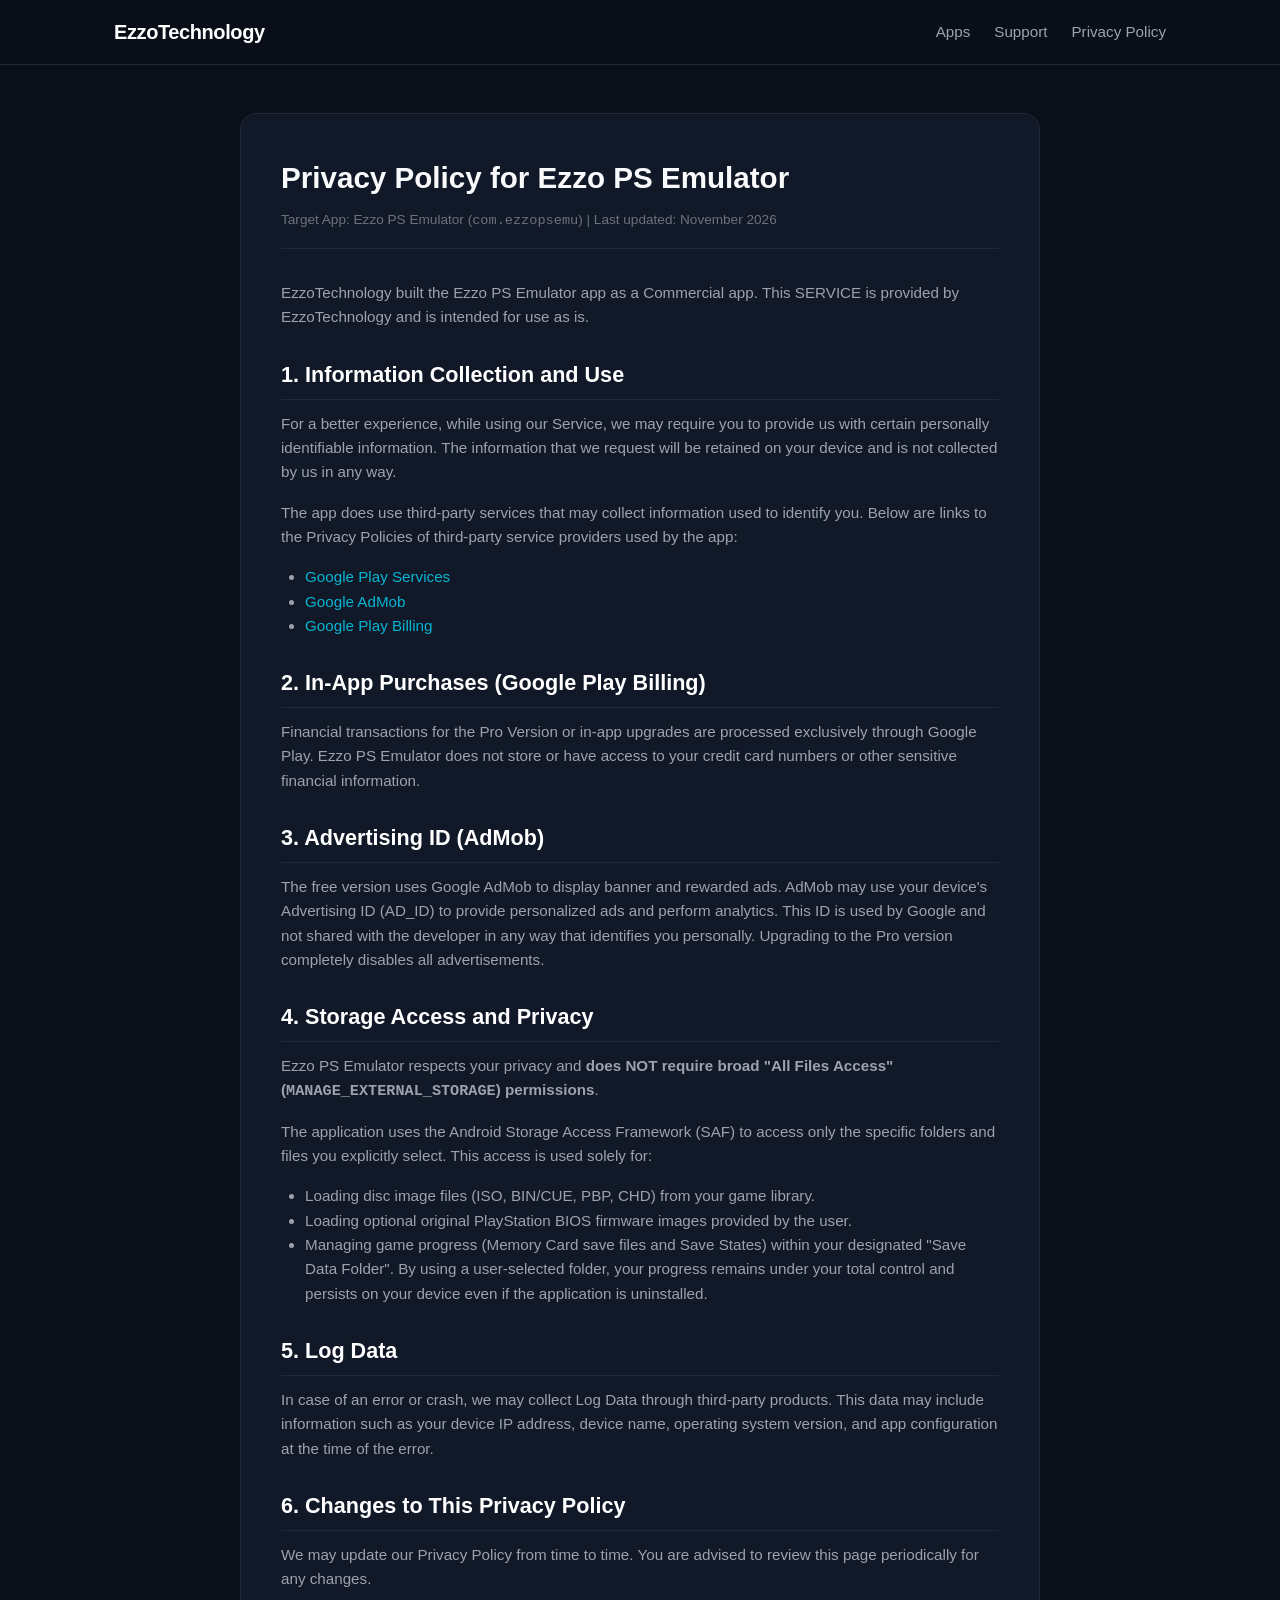
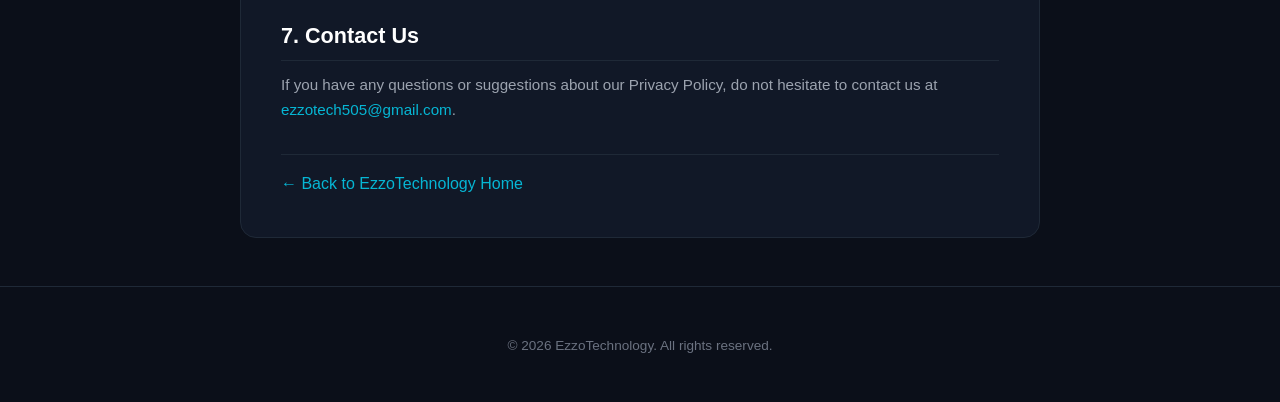
<file: apps/ezzo-ps/privacy/index.html>
<!DOCTYPE html>
<html lang="en">
<head>
  <meta charset="UTF-8">
  <meta name="viewport" content="width=device-width, initial-scale=1.0">
  <title>Privacy Policy - Ezzo PS Emulator | EzzoTechnology</title>
  <link rel="stylesheet" href="../../../assets/css/style.css?v=20261028c">
  <link rel="canonical" href="https://ezzotech505-arch.github.io/apps/ezzo-ps/privacy/">
</head>
<body>

  <header>
    <div class="container nav-bar">
      <a href="../../../" class="brand-logo">EzzoTechnology</a>
      <ul class="nav-links">
        <li><a href="../../../#apps">Apps</a></li>
        <li><a href="../../../support/">Support</a></li>
        <li><a href="../../../privacy/">Privacy Policy</a></li>
      </ul>
    </div>
  </header>

  <main class="container">
    <div class="doc-content">
      <h1>Privacy Policy for Ezzo PS Emulator</h1>
      <div class="doc-meta">
        <span>Target App: Ezzo PS Emulator (<code>com.ezzopsemu</code>)</span> | 
        <span>Last updated: November 2026</span>
      </div>

      <p>
        EzzoTechnology built the Ezzo PS Emulator app as a Commercial app. This SERVICE is provided by EzzoTechnology and is intended for use as is.
      </p>

      <h2>1. Information Collection and Use</h2>
      <p>
        For a better experience, while using our Service, we may require you to provide us with certain personally identifiable information. The information that we request will be retained on your device and is not collected by us in any way.
      </p>
      <p>
        The app does use third-party services that may collect information used to identify you. Below are links to the Privacy Policies of third-party service providers used by the app:
      </p>
      <ul>
        <li><a href="https://www.google.com/policies/privacy/" target="_blank" rel="noopener">Google Play Services</a></li>
        <li><a href="https://support.google.com/admob/answer/6128543" target="_blank" rel="noopener">Google AdMob</a></li>
        <li><a href="https://payments.google.com/payments/apis-secure/u/0/get_legal_document?ldo=0&ldt=privacynotice" target="_blank" rel="noopener">Google Play Billing</a></li>
      </ul>

      <h2>2. In-App Purchases (Google Play Billing)</h2>
      <p>
        Financial transactions for the Pro Version or in-app upgrades are processed exclusively through Google Play. Ezzo PS Emulator does not store or have access to your credit card numbers or other sensitive financial information.
      </p>

      <h2>3. Advertising ID (AdMob)</h2>
      <p>
        The free version uses Google AdMob to display banner and rewarded ads. AdMob may use your device's Advertising ID (AD_ID) to provide personalized ads and perform analytics. This ID is used by Google and not shared with the developer in any way that identifies you personally. Upgrading to the Pro version completely disables all advertisements.
      </p>

      <h2>4. Storage Access and Privacy</h2>
      <p>
        Ezzo PS Emulator respects your privacy and <strong>does NOT require broad "All Files Access" (<code>MANAGE_EXTERNAL_STORAGE</code>) permissions</strong>.
      </p>
      <p>
        The application uses the Android Storage Access Framework (SAF) to access only the specific folders and files you explicitly select. This access is used solely for:
      </p>
      <ul>
        <li>Loading disc image files (ISO, BIN/CUE, PBP, CHD) from your game library.</li>
        <li>Loading optional original PlayStation BIOS firmware images provided by the user.</li>
        <li>Managing game progress (Memory Card save files and Save States) within your designated "Save Data Folder". By using a user-selected folder, your progress remains under your total control and persists on your device even if the application is uninstalled.</li>
      </ul>

      <h2>5. Log Data</h2>
      <p>
        In case of an error or crash, we may collect Log Data through third-party products. This data may include information such as your device IP address, device name, operating system version, and app configuration at the time of the error.
      </p>

      <h2>6. Changes to This Privacy Policy</h2>
      <p>
        We may update our Privacy Policy from time to time. You are advised to review this page periodically for any changes.
      </p>

      <h2>7. Contact Us</h2>
      <p>
        If you have any questions or suggestions about our Privacy Policy, do not hesitate to contact us at <a href="mailto:ezzotech505@gmail.com">ezzotech505@gmail.com</a>.
      </p>

      <div style="margin-top: 2rem; border-top: 1px solid var(--border-color); padding-top: 1rem;">
        <a href="../../../">&larr; Back to EzzoTechnology Home</a>
      </div>
    </div>
  </main>

  <footer>
    <div class="container">
      <p>&copy; 2026 EzzoTechnology. All rights reserved.</p>
    </div>
  </footer>

</body>
</html>
</file>
<file: assets/css/style.css>
:root {
  --bg-color: #0b0f19;
  --bg-card: #111827;
  --bg-card-hover: #1f2937;
  --text-primary: #f9fafb;
  --text-secondary: #9ca3af;
  --text-muted: #6b7280;
  --border-color: #1f2937;
  --border-light: #374151;
  --accent-cyan: #06b6d4;
  --accent-blue: #3b82f6;
  --accent-purple: #8b5cf6;
  --accent-emerald: #10b981;
  --radius-sm: 6px;
  --radius-md: 10px;
  --radius-lg: 16px;
  --container-max: 1100px;
}

* {
  box-sizing: border-box;
  margin: 0;
  padding: 0;
}

body {
  font-family: -apple-system, BlinkMacSystemFont, "Segoe UI", Roboto, "Helvetica Neue", Arial, sans-serif;
  background-color: var(--bg-color);
  color: var(--text-primary);
  line-height: 1.6;
  -webkit-font-smoothing: antialiased;
}

a {
  color: var(--accent-cyan);
  text-decoration: none;
  transition: color 0.2s ease;
}

a:hover {
  color: #38bdf8;
  text-decoration: underline;
}

.container {
  max-width: var(--container-max);
  margin: 0 auto;
  padding: 0 1.5rem;
}

/* Header */
header {
  border-bottom: 1px solid var(--border-color);
  background: rgba(11, 15, 25, 0.85);
  backdrop-filter: blur(12px);
  position: sticky;
  top: 0;
  z-index: 100;
}

.nav-bar {
  display: flex;
  justify-content: space-between;
  align-items: center;
  height: 4rem;
}

.brand-logo {
  font-size: 1.25rem;
  font-weight: 800;
  color: #fff;
  display: flex;
  align-items: center;
  gap: 0.5rem;
  letter-spacing: -0.02em;
}

.brand-logo:hover {
  text-decoration: none;
  opacity: 0.9;
}

.nav-links {
  display: flex;
  gap: 1.5rem;
  list-style: none;
}

.nav-links a {
  color: var(--text-secondary);
  font-size: 0.95rem;
  font-weight: 500;
}

.nav-links a:hover {
  color: #fff;
  text-decoration: none;
}

/* Hero Section */
.hero {
  padding: 5rem 0 3.5rem;
  text-align: center;
  background: radial-gradient(circle at 50% 20%, rgba(6, 182, 212, 0.08) 0%, transparent 60%);
}

.hero-pill {
  display: inline-flex;
  align-items: center;
  gap: 0.5rem;
  padding: 0.35rem 0.9rem;
  border-radius: 9999px;
  background: rgba(31, 41, 55, 0.7);
  border: 1px solid var(--border-light);
  font-size: 0.85rem;
  color: var(--accent-cyan);
  margin-bottom: 1.5rem;
}

.hero h1 {
  font-size: 2.75rem;
  font-weight: 800;
  letter-spacing: -0.03em;
  line-height: 1.2;
  margin-bottom: 1.25rem;
  background: linear-gradient(180deg, #ffffff 0%, #9ca3af 100%);
  -webkit-background-clip: text;
  -webkit-text-fill-color: transparent;
}

.hero p {
  font-size: 1.15rem;
  color: var(--text-secondary);
  max-width: 650px;
  margin: 0 auto 2rem;
}

.hero-cta {
  display: flex;
  gap: 1rem;
  justify-content: center;
}

.btn {
  display: inline-flex;
  align-items: center;
  justify-content: center;
  padding: 0.65rem 1.4rem;
  border-radius: var(--radius-md);
  font-size: 0.95rem;
  font-weight: 600;
  transition: all 0.2s ease;
  cursor: pointer;
  border: none;
}

.btn-primary {
  background: linear-gradient(135deg, var(--accent-cyan), var(--accent-blue));
  color: #0b0f19;
}

.btn-primary:hover {
  transform: translateY(-1px);
  box-shadow: 0 4px 14px rgba(6, 182, 212, 0.35);
  text-decoration: none;
}

.btn-secondary {
  background: var(--bg-card);
  color: var(--text-primary);
  border: 1px solid var(--border-light);
}

.btn-secondary:hover {
  background: var(--bg-card-hover);
  text-decoration: none;
}

/* Sections */
.section {
  padding: 3.5rem 0;
  border-top: 1px solid var(--border-color);
}

.section-header {
  margin-bottom: 2.5rem;
  text-align: center;
}

.section-title {
  font-size: 1.85rem;
  font-weight: 700;
  letter-spacing: -0.02em;
  margin-bottom: 0.5rem;
}

.section-subtitle {
  color: var(--text-secondary);
  font-size: 1rem;
}

/* Grid & Cards */
.apps-grid {
  display: grid;
  grid-template-columns: repeat(auto-fit, minmax(300px, 1fr));
  gap: 1.5rem;
  max-width: 860px;
  margin: 0 auto;
}

.app-card {
  background: var(--bg-card);
  border: 1px solid var(--border-color);
  border-radius: var(--radius-lg);
  padding: 1.5rem;
  transition: all 0.2s ease;
  display: flex;
  flex-direction: column;
}

.app-card:hover {
  border-color: var(--border-light);
  transform: translateY(-2px);
  box-shadow: 0 8px 24px rgba(0, 0, 0, 0.4);
}

.app-card-header {
  display: flex;
  align-items: center;
  gap: 0.9rem;
  margin-bottom: 1rem;
}

/* App Icon: Scaled to clean, modern app store proportions */
.app-icon {
  width: 48px;
  height: 48px;
  border-radius: 11px;
  background: #111827;
  display: flex;
  align-items: center;
  justify-content: center;
  overflow: hidden;
  border: 1px solid rgba(255, 255, 255, 0.08);
  flex-shrink: 0;
  box-shadow: 0 3px 10px rgba(0, 0, 0, 0.35);
}

.app-icon img,
.app-detail-icon img,
.app-card-header img {
  width: 100% !important;
  height: 100% !important;
  max-width: 100% !important;
  max-height: 100% !important;
  object-fit: cover !important;
  display: block !important;
  flex-shrink: 0 !important;
}

/* Header icon in app detail pages */
.app-detail-icon {
  width: 56px;
  height: 56px;
  border-radius: 13px;
  background: #111827;
  display: flex;
  align-items: center;
  justify-content: center;
  overflow: hidden;
  border: 1px solid rgba(255, 255, 255, 0.1);
  flex-shrink: 0;
  box-shadow: 0 4px 12px rgba(0, 0, 0, 0.4);
}

.app-detail-icon img {
  width: 100%;
  height: 100%;
  object-fit: cover;
  display: block;
}

.app-card-title {
  font-size: 1.2rem;
  font-weight: 700;
  color: #fff;
  margin-bottom: 0.15rem;
}

.app-card-category {
  font-size: 0.75rem;
  color: var(--text-muted);
  text-transform: uppercase;
  letter-spacing: 0.05em;
}

.app-card-body {
  color: var(--text-secondary);
  font-size: 0.92rem;
  margin-bottom: 1.25rem;
  flex-grow: 1;
  line-height: 1.6;
}

.app-tags {
  display: flex;
  flex-wrap: wrap;
  gap: 0.45rem;
  margin-bottom: 1.15rem;
}

.tag {
  background: #1f2937;
  color: #d1d5db;
  font-size: 0.72rem;
  padding: 0.18rem 0.45rem;
  border-radius: 4px;
}

.tag-accent {
  background: rgba(6, 182, 212, 0.15);
  color: var(--accent-cyan);
  border: 1px solid rgba(6, 182, 212, 0.3);
}

.app-card-links {
  display: flex;
  gap: 1rem;
  border-top: 1px solid var(--border-color);
  padding-top: 0.85rem;
  font-size: 0.85rem;
}

/* Content Pages (Privacy, Policy, Doc) */
.doc-content {
  max-width: 800px;
  margin: 3rem auto;
  background: var(--bg-card);
  padding: 2.5rem;
  border-radius: var(--radius-lg);
  border: 1px solid var(--border-color);
}

.doc-content h1 {
  font-size: 1.85rem;
  margin-bottom: 0.5rem;
}

.doc-meta {
  color: var(--text-muted);
  font-size: 0.85rem;
  margin-bottom: 2rem;
  border-bottom: 1px solid var(--border-color);
  padding-bottom: 1rem;
}

.doc-content h2 {
  font-size: 1.35rem;
  margin: 1.75rem 0 0.75rem;
  color: #fff;
  border-bottom: 1px solid var(--border-color);
  padding-bottom: 0.4rem;
}

.doc-content p, .doc-content ul {
  color: var(--text-secondary);
  margin-bottom: 1rem;
  font-size: 0.95rem;
}

.doc-content ul {
  padding-left: 1.5rem;
}

/* Footer */
footer {
  border-top: 1px solid var(--border-color);
  padding: 3rem 0;
  color: var(--text-muted);
  font-size: 0.85rem;
  text-align: center;
}

.footer-links {
  display: flex;
  justify-content: center;
  gap: 1.5rem;
  margin-bottom: 1rem;
  list-style: none;
}

.footer-links a {
  color: var(--text-secondary);
}

.footer-links a:hover {
  color: #fff;
}

@media (max-width: 640px) {
  .hero h1 {
    font-size: 2rem;
  }
  .nav-bar {
    flex-direction: column;
    height: auto;
    padding: 1rem 0;
    gap: 0.75rem;
  }
  .hero-cta {
    flex-direction: column;
  }
  .app-icon {
    width: 44px;
    height: 44px;
    border-radius: 10px;
  }
  .app-detail-icon {
    width: 48px;
    height: 48px;
    border-radius: 11px;
  }
  .doc-content {
    padding: 1.5rem;
    margin: 1.5rem auto;
  }
}
</file>
